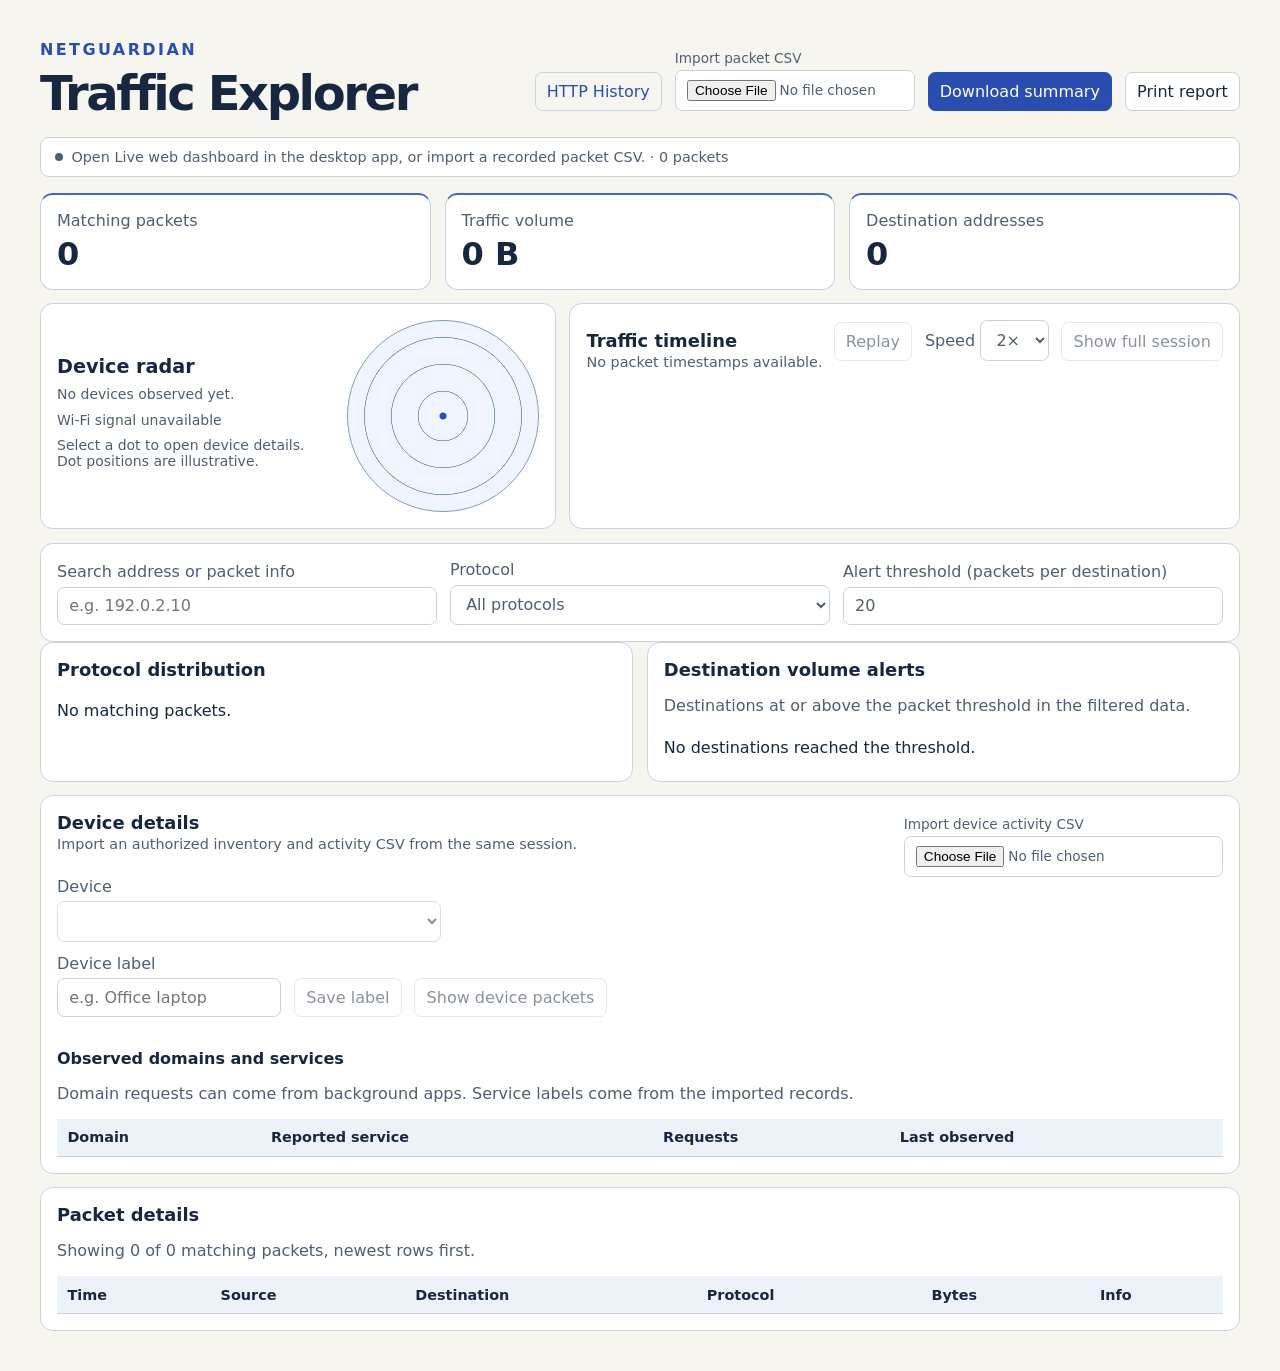
<file: web/index.html>
<!doctype html>
<html lang="en">
<head>
  <meta charset="utf-8">
  <meta name="viewport" content="width=device-width, initial-scale=1">
  <title>NetGuardian | Traffic Explorer</title>
  <link rel="stylesheet" href="styles.css">
  <script src="dashboard.js" defer></script>
</head>
<body>
  <main>
    <header>
      <div><p class="brand">NETGUARDIAN</p><h1>Traffic Explorer</h1></div>
      <div class="actions">
        <a class="tool-link" href="http-history.html">HTTP History</a>
        <label class="upload">Import packet CSV <input id="file" type="file" accept=".csv,text/csv"></label>
        <button id="return-live" type="button" hidden>Return to live</button>
        <button id="download" type="button">Download summary</button>
        <button id="print" type="button">Print report</button>
      </div>
    </header>
    <p id="status" role="status"></p>

    <dl class="metrics">
      <div><dt>Matching packets</dt><dd id="packets"></dd></div>
      <div><dt>Traffic volume</dt><dd id="volume"></dd></div>
      <div><dt>Destination addresses</dt><dd id="destinations"></dd></div>
    </dl>

    <div class="overview">
      <section class="radar-panel" aria-labelledby="radar-title">
        <div class="radar-copy">
          <h2 id="radar-title">Device radar</h2>
          <p id="radar-count"></p>
          <label for="wifi-meter" id="wifi-label">Wi-Fi signal unavailable</label>
          <meter id="wifi-meter" min="0" max="100" hidden></meter>
          <p>Select a dot to open device details. Dot positions are illustrative.</p>
        </div>
        <div id="radar" class="radar" aria-label="Observed devices"></div>
      </section>

      <section class="timeline-panel" aria-labelledby="timeline-title">
        <div class="panel-header">
          <div><h2 id="timeline-title">Traffic timeline</h2><p id="timeline-note"></p></div>
          <div class="actions">
            <button id="replay" type="button">Replay</button>
            <label>Speed <select id="speed"><option value="1">1×</option><option value="2" selected>2×</option><option value="5">5×</option></select></label>
            <button id="show-all" type="button">Show full session</button>
          </div>
        </div>
        <div id="timeline" class="timeline" aria-label="Filter by traffic interval"></div>
        <div class="timeline-axis"><span id="time-start"></span><span id="time-end"></span></div>
      </section>
    </div>

    <section class="filters" aria-label="Packet filters">
      <label>Search address or packet info<input id="search" type="search" placeholder="e.g. 192.0.2.10"></label>
      <label>Protocol<select id="protocol"></select></label>
      <label>Alert threshold (packets per destination)<input id="threshold" type="number" min="1" step="1" value="20"></label>
    </section>

    <div id="scope" class="scope" hidden>
      <span id="scope-text"></span><button id="clear-scope" type="button">Clear selection</button>
    </div>

    <div class="panels">
      <section><h2>Protocol distribution</h2><ul id="distribution" class="bars"></ul></section>
      <section><h2>Destination volume alerts</h2><p>Destinations at or above the packet threshold in the filtered data.</p><ul id="alerts"></ul><p id="alert-evidence" hidden></p></section>
    </div>

    <section class="packet-panel" aria-labelledby="device-title">
      <div class="panel-header">
        <div><h2 id="device-title">Device details</h2><p id="device-status" role="status"></p></div>
        <label class="upload">Import device activity CSV <input id="device-file" type="file" accept=".csv,text/csv"></label>
      </div>
      <label class="device-picker">Device <select id="device"></select></label>
      <form id="device-label-form" class="actions">
        <label>Device label <input id="device-label" maxlength="80" placeholder="e.g. Office laptop"></label>
        <button id="save-device-label" type="submit">Save label</button>
        <button id="inspect-device" type="button">Show device packets</button>
      </form>
      <dl class="device-facts" id="device-facts"></dl>
      <h3>Observed domains and services</h3>
      <p>Domain requests can come from background apps. Service labels come from the imported records.</p>
      <div class="table-wrap" tabindex="0" aria-label="Scrollable domain activity">
        <table>
          <thead><tr><th scope="col">Domain</th><th scope="col">Reported service</th><th scope="col">Requests</th><th scope="col">Last observed</th></tr></thead>
          <tbody id="device-activity"></tbody>
        </table>
      </div>
    </section>

    <section class="packet-panel" id="packet-results" tabindex="-1">
      <h2>Packet details</h2><p id="row-count"></p>
      <div class="table-wrap" tabindex="0" aria-label="Scrollable packet table">
        <table>
          <thead><tr><th scope="col">Time</th><th scope="col">Source</th><th scope="col">Destination</th><th scope="col">Protocol</th><th scope="col">Bytes</th><th scope="col">Info</th></tr></thead>
          <tbody id="rows"></tbody>
        </table>
      </div>
    </section>
  </main>
</body>
</html>
</file>
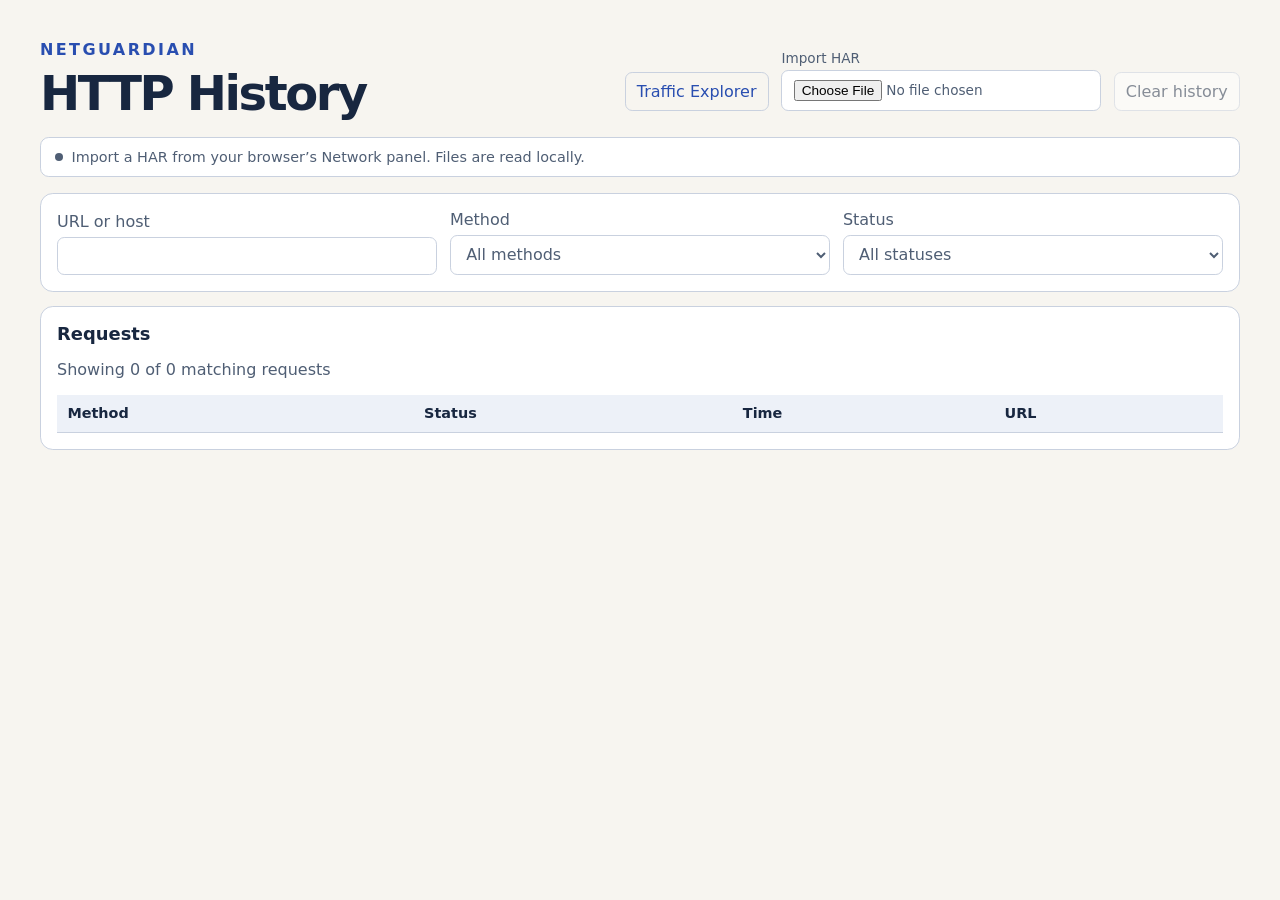
<file: web/http-history.html>
<!doctype html>
<html lang="en">
<head>
  <meta charset="utf-8">
  <meta name="viewport" content="width=device-width, initial-scale=1">
  <title>NetGuardian | HTTP History</title>
  <link rel="stylesheet" href="styles.css">
  <script src="http-history.js" defer></script>
</head>
<body>
  <main>
    <header>
      <div><p class="brand">NETGUARDIAN</p><h1>HTTP History</h1></div>
      <div class="actions">
        <a class="tool-link" id="traffic-link" href="index.html">Traffic Explorer</a>
        <button id="har-record" type="button" hidden>Start recording</button>
        <label class="upload">Import HAR <input id="har-file" type="file" accept=".har,application/json"></label>
        <button id="har-clear" type="button" disabled>Clear history</button>
      </div>
    </header>
    <p id="status" role="status">Import a HAR from your browser’s Network panel. Files are read locally.</p>
    <section class="filters" aria-label="HTTP request filters">
      <label>URL or host <input id="har-search" type="search"></label>
      <label>Method <select id="har-method"><option value="">All methods</option></select></label>
      <label>Status <select id="har-status">
        <option value="">All statuses</option><option value="2">2xx</option><option value="3">3xx</option>
        <option value="4">4xx</option><option value="5">5xx</option><option value="0">No response</option>
      </select></label>
    </section>
    <section class="packet-panel" aria-labelledby="har-requests">
      <h2 id="har-requests">Requests</h2>
      <p id="har-count"></p>
      <div class="table-wrap" tabindex="0" aria-label="HTTP requests">
        <table>
          <thead><tr><th scope="col">Method</th><th scope="col">Status</th><th scope="col">Time</th><th scope="col">URL</th></tr></thead>
          <tbody id="har-rows"></tbody>
        </table>
      </div>
    </section>
    <section class="packet-panel" id="har-inspector" tabindex="-1" aria-labelledby="har-title" hidden>
      <h2 id="har-title">Request details</h2>
      <p id="har-summary"></p>
      <details open><summary>Request headers</summary><pre id="har-request-headers"></pre></details>
      <details><summary>Request body</summary><pre id="har-request-body"></pre></details>
      <details><summary>Response headers</summary><pre id="har-response-headers"></pre></details>
      <details><summary>Response body</summary><pre id="har-response-body"></pre></details>
      <details><summary>Timings</summary><pre id="har-timings"></pre></details>
    </section>
  </main>
</body>
</html>
</file>
<file: web/styles.css>
:root {
  color-scheme: light;
  font-family: system-ui, sans-serif;
  color: #182740;
  background: #f7f5f0;
  --panel: #ffffff;
  --border: #c9d1df;
  --muted: #4f5e74;
  --accent: #294eb0;
}
* { box-sizing: border-box; }
body { margin: 0; }
main { width: min(1200px, 100% - 2rem); margin: 2.5rem auto; }
header, .actions, .filters { display: flex; align-items: end; flex-wrap: wrap; gap: .8rem; }
header { justify-content: space-between; }
h1 { font-size: clamp(2rem, 5vw, 3.5rem); margin: 0; letter-spacing: -.05em; }
h2 { font-size: 1.12rem; margin-top: 0; }
p, dt, label { color: var(--muted); }
.brand { color: var(--accent); font-weight: 700; letter-spacing: .15em; margin: 0 0 .35rem; }
button, input, select { font: inherit; color: inherit; background: #fff; border: 1px solid var(--border); border-radius: .45rem; padding: .55rem .7rem; }
button, .upload { cursor: pointer; }
button:hover, .upload:hover { border-color: var(--accent); }
.upload { display: grid; gap: .25rem; font-size: .85rem; }
#file { max-width: 15rem; }
:focus-visible { outline: 2px solid var(--accent); outline-offset: 3px; }
.filters, .metrics > div, .panels > section, .packet-panel { padding: 1rem; border: 1px solid var(--border); border-radius: .8rem; background: var(--panel); }
.filters label { display: grid; gap: .35rem; flex: 1 1 12rem; }
.filters input, .filters select { min-width: 0; width: 100%; }
.metrics, .panels { display: grid; gap: .85rem; }
.metrics { grid-template-columns: repeat(3, minmax(0, 1fr)); }
.metrics dd { margin: .3rem 0 0; font-size: clamp(1.15rem, 3vw, 2rem); font-weight: 700; font-variant-numeric: tabular-nums; }
.panels { grid-template-columns: repeat(2, minmax(0, 1fr)); }
.bars, #alerts { list-style: none; margin: 0; padding: 0; }
.bars li { display: grid; grid-template-columns: minmax(5rem, 1fr) 2fr auto; gap: .6rem; align-items: center; padding: .35rem 0; }
progress { accent-color: var(--accent); width: 100%; height: .75rem; }
#alerts li { padding: .45rem 0; overflow-wrap: anywhere; }
#alerts li + li { border-top: 1px solid var(--border); }
.packet-panel { margin-top: .85rem; }
.table-wrap { overflow: auto; max-height: 26rem; }
table { width: 100%; border-collapse: collapse; text-align: left; font-size: .9rem; }
th, td { padding: .65rem; border-bottom: 1px solid var(--border); }
th { position: sticky; top: 0; background: #edf1f8; }
td:not(:last-child) { white-space: nowrap; }
td:last-child { overflow-wrap: anywhere; min-width: 10rem; }
@media (max-width: 650px) { .metrics, .panels { grid-template-columns: 1fr; } }

.timeline-panel { margin: 1rem 0; padding: 1rem; border: 1px solid var(--border); border-radius: .8rem; background: var(--panel); }
.panel-header { display: flex; justify-content: space-between; align-items: baseline; flex-wrap: wrap; gap: .6rem; }
.panel-header h2 { margin-bottom: .2rem; }
.panel-header p { margin: .2rem 0 .75rem; font-size: .9rem; }
.timeline { display: flex; gap: 3px; align-items: stretch; height: 6rem; margin-top: .45rem; }
.timeline:empty { display: none; }
.timeline button { position: relative; flex: 1 1 0; min-width: 0; padding: 0; border: 0; border-radius: .25rem; background: #e7edfb; }
.timeline button::after { content: ""; position: absolute; inset: auto 0 0; height: var(--bar-height); border-radius: .25rem; background: #5373c5; }
.timeline button[aria-pressed="true"] { outline: 2px solid #182740; outline-offset: 1px; }
.timeline button[aria-pressed="true"]::after, .timeline button:hover::after { background: #294eb0; }
.timeline-axis { display: flex; justify-content: space-between; margin-top: .4rem; color: var(--muted); font-size: .8rem; }
.scope:not([hidden]) { display: flex; align-items: center; gap: .65rem; margin-top: .75rem; color: var(--accent); }
#alerts button { text-align: left; overflow-wrap: anywhere; max-width: 100%; }
#alerts button[aria-pressed="true"] { border-color: var(--accent); }
#alert-evidence { font-size: .9rem; overflow-wrap: anywhere; }
button:disabled { opacity: .5; cursor: default; }
@media print {
  :root { color-scheme: light; color: #ffffff; background: white; --panel: white; --muted: #4f5e74; }
  main { width: 100%; margin: 0; }
  .actions, .filters, .scope button { display: none; }
  .table-wrap { max-height: none; overflow: visible; }
  th { position: static; background: #edf1f8; }
  .panels > section, .timeline-panel { break-inside: avoid; }
}

.device-picker { display: grid; gap: .35rem; width: min(100%, 24rem); }
.device-facts { display: grid; grid-template-columns: repeat(auto-fit, minmax(9rem, 1fr)); gap: .75rem; }
.device-facts dd { margin: .3rem 0 0; overflow-wrap: anywhere; }
h3 { font-size: 1rem; }
@media print { .device-picker { display: none; } }

.radar-panel {
  display: grid;
  grid-template-columns: minmax(0, 1fr) auto;
  gap: 1rem;
  align-items: center;
  padding: 1rem 1.5rem;
  border: 1px solid var(--border);
  border-radius: .8rem;
  background: var(--panel);
}
.radar-copy h2 { font-size: 1.5rem; margin-bottom: .4rem; }
.radar-copy p { margin: .5rem 0; }
#wifi-meter { width: min(100%, 14rem); }
#wifi-meter:not([hidden]) { display: block; }
.radar {
  position: relative;
  width: min(18rem, 70vw);
  aspect-ratio: 1;
  border: 1px solid #8199cc;
  border-radius: 50%;
  background:
    radial-gradient(circle, #294eb0 0 3px, transparent 4px),
    repeating-radial-gradient(circle, transparent 0 18%, #8199cc 18.3% 18.7%, transparent 19% 20%),
    linear-gradient(90deg, transparent 49.8%, #8199cc 50%, transparent 50.2%),
    linear-gradient(0deg, transparent 49.8%, #8199cc 50%, transparent 50.2%),
    #f1f5ff;
}
.radar-device {
  position: absolute;
  transform: translate(-50%, -50%);
  width: 1.4rem;
  height: 1.4rem;
  padding: 0;
  border: 1px solid transparent;
  border-radius: 50%;
  background: radial-gradient(circle, #294eb0 0 28%, #9aafe4 34%, transparent 65%);
}
.radar-device[aria-pressed="true"] { border-color: #162544; }
@media (max-width: 650px) {
  .radar-panel { grid-template-columns: 1fr; }
  .radar { justify-self: center; }
}

header { align-items: center; }
header .actions { justify-content: flex-end; }
h1 { font-size: clamp(2rem, 4vw, 3rem); }
#status {
  display: flex;
  align-items: center;
  gap: .55rem;
  margin: 1rem 0;
  padding: .7rem .85rem;
  border: 1px solid var(--border);
  border-radius: .55rem;
  background: #ffffff;
  font-size: .9rem;
}
#status::before { content: ""; flex: 0 0 .5rem; height: .5rem; border-radius: 50%; background: var(--muted); }
#status[data-state="active"]::before { background: #227059; }
#status[data-state="error"]::before { background: #a52d50; }
.metrics { margin: .85rem 0; }
.metrics > div { border-top: 2px solid #4367c4; }
.overview { display: grid; grid-template-columns: minmax(0, 1fr) minmax(0, 1.3fr); gap: .85rem; margin-bottom: .85rem; }
.overview > section { min-width: 0; margin: 0; }
.overview .radar-panel { padding: 1rem; grid-template-columns: minmax(0, 1fr) auto; }
.overview .radar { width: clamp(8rem, 15vw, 12rem); }
.overview .radar-copy h2 { font-size: 1.2rem; }
.overview .radar-copy p, .overview .radar-copy label { font-size: .875rem; }
.overview .timeline { height: 7rem; }
#download { color: #fff; background: #294eb0; border-color: #294eb0; }
button:hover:not(:disabled) { border-color: var(--accent); }
.table-wrap tbody tr:nth-child(even) { background: #f5f7fc; }
@media (max-width: 850px) {
  .overview { grid-template-columns: 1fr; }
  header .actions { justify-content: flex-start; }
}
@media print {
  #status, .table-wrap tbody tr:nth-child(even) { background: white; }
  .overview { display: block; }
  .overview > section { margin-bottom: .85rem; }
}

#device-label-form { margin-top: .75rem; }
#device-label-form label { display: grid; gap: .35rem; }

.tool-link {
  color: var(--accent);
  padding: .55rem .7rem;
  border: 1px solid var(--border);
  border-radius: .45rem;
  text-decoration: none;
}
.tool-link:hover { border-color: var(--accent); }
.har-request {
  overflow-wrap: anywhere;
  text-align: left;
  color: var(--accent);
}
#har-inspector details { margin-bottom: .55rem; }
#har-inspector summary { cursor: pointer; }
#har-inspector pre {
  white-space: pre-wrap;
  overflow-wrap: anywhere;
  max-height: 18rem;
  overflow: auto;
}
#har-summary { overflow-wrap: anywhere; }
</file>
